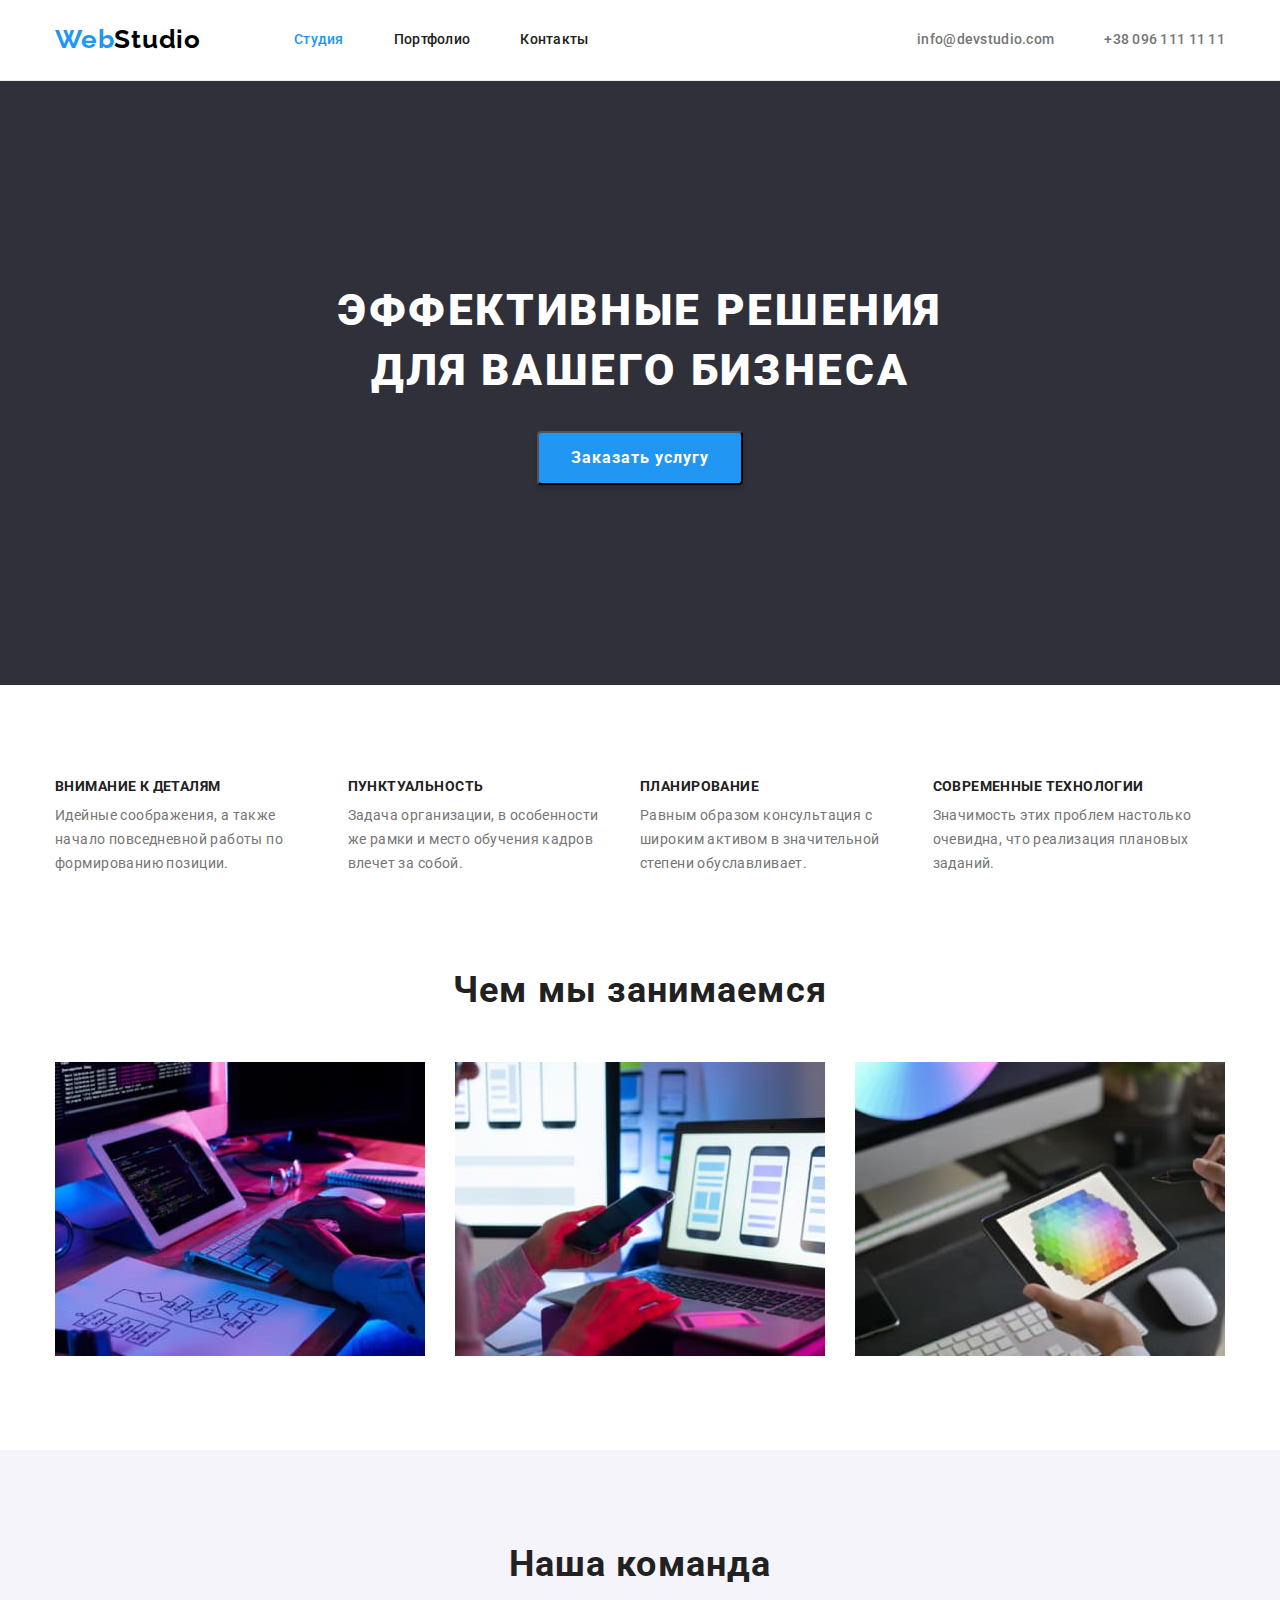
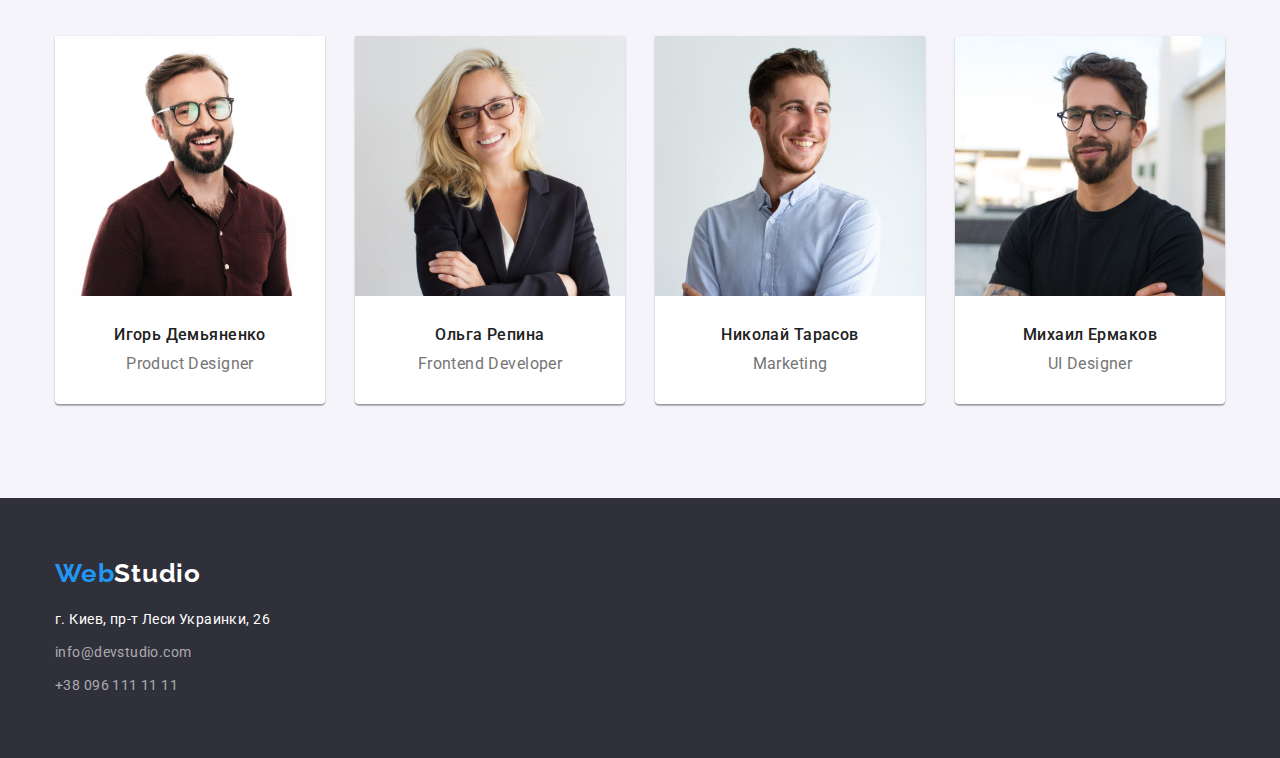
<file: index.html>
<!DOCTYPE html>
<html lang="ru">

<head>
    <meta charset="UTF-8">
    <meta http-equiv="X-UA-Compatible" content="IE=edge">
    <meta name="viewport" content="width=device-width, initial-scale=1.0">
    <link rel="preconnect" href="https://fonts.googleapis.com">
    <link rel="preconnect" href="https://fonts.gstatic.com" crossorigin>
    <link
        href="https://fonts.googleapis.com/css2?family=Raleway:wght@700&family=Roboto:wght@400;500;700;900&display=swap"
        rel="stylesheet">
    <link href="https://cdnjs.cloudflare.com/ajax/libs/modern-normalize/1.1.0/modern-normalize.min.css"
        rel="stylesheet">
    <link rel="stylesheet" href="./css/styles.css">
    <title>Document</title>
</head>

<body>
    <!--Header-->
    <header class="header">
        <div class="container first">
            <nav class="nav">
                <a href="./index.html" class="logo"><span class="web">Web</span>Studio</a>
                <ul class="site-nav list">
                    <li class="item"><a href="./index.html" class="site-nav link current">Студия</a></li>
                    <li class="item"><a href="./portfolio.html" class="site-nav link">Портфолио</a></li>
                    <li class="item"><a href="" class="site-nav link">Контакты</a></li>
                </ul>
            </nav>
            <ul class="contacts-links list">
                <li class="item"><a href="mailto:info@devstudio.com" class="contacts-list link">info@devstudio.com</a></li>
                <li class="item"><a href="tel:+380961111111" class="contacts-list link">+38 096 111 11 11</a></li>
            </ul>
        </div>

    </header>
    <main>
        <!--Hero-->
        <section class="hero">
                <h1 class="hero-header">Эффективные решения для вашего бизнеса</h1>
                <button type="button" class="order-services">Заказать услугу</button> 
        </section>
        <!--Peculiarities-->
        <section class="section">
            <div class="container">
                <h2 class="hide">Особенности</h2>
                <ul class="peculiarities list">
                    <li class="item">
                        <h3 class="subheader">Внимание к деталям</h3>
                        <p>
                            Идейные соображения, а также начало повседневной работы по формированию позиции.
                        </p>
                    </li>
                    <li class="item">
                        <h3 class="subheader">Пунктуальность</h3>
                        <p>
                            Задача организации, в особенности же рамки и место обучения кадров влечет за собой.
                        </p>
                    </li>
                    <li class="item">
                        <h3 class="subheader">Планирование</h3>
                        <p>
                            Равным образом консультация с широким активом в значительной степени обуславливает.
                        </p>
                    </li>
                    <li class="item">
                        <h3 class="subheader">Современные технологии</h3>
                        <p>
                            Значимость этих проблем настолько очевидна, что реализация плановых заданий.
                        </p>
                    </li>
                </ul>
            </div>
                
        </section>
        <!--Scope-->
        <section class="section scope">
            <div class="container">
                <h2 class="section-title">Чем мы занимаемся</h2>
                <ul class="scope list">
                    <li><img src="./images/desktop-pc.png" alt="десктопный компьютер" width="370"></li>
                    <li><img src="./images/mobile-phone.png" alt="мобильный телефон" width="370"></li>
                    <li><img src="./images/tablet.png" alt="планшет" width="370"></li>
                </ul>
            </div>
             
        </section>
        <!--Our team-->
        <section class="section team">
            <div class="container">
                <h2 class="section-title">Наша команда</h2>
                <ul class="team list">
                    <li class="team-item">
                        <img src="./images/product-designer.jpg" alt="Игорь Демьяненко Product Designer" width="270">
                        <div class="card-text">
                            <h3 class="teammates">Игорь Демьяненко</h3>
                            <p class="teammates-occupation">Product Designer</p>
                        </div>                       
                    </li>
                    <li class="team-item"> 
                        <img src="./images/frontend-developer.jpg" alt="Ольга Репина Frontend Developer" width="270">
                        <div class="card-text">
                            <h3 class="teammates">Ольга Репина</h3>
                            <p class="teammates-occupation">Frontend Developer</p>
                        </div>
                    </li>
                    <li class="team-item">
                        <img src="./images/marketing.jpg" alt="Николай Тарасов Marketing" width="270">
                        <div class="card-text">
                            <h3 class="teammates">Николай Тарасов</h3>
                            <p class="teammates-occupation">Marketing</p>
                        </div>
                    </li>
                    <li class="team-item">
                        <img src="./images/ui-designer.jpg" alt="Михаил Ермаков UI Designer" width="270">
                        <div class="card-text">
                            <h3 class="teammates">Михаил Ермаков</h3>
                            <p class="teammates-occupation">UI Designer</p>
                        </div>
                    </li>
                </ul>
            </div>
        </section>
    </main>
    <!--Footer-->
    <footer class="footer">
        <div class="container">
            <a href="./index.html" class="logo"><span class="web">Web</span>Studio</a>
            <address>
                <ul class="address list">
                    <li><a class="address link" href="https://goo.gl/maps/uApinmGLiM3RkcTs9" target="_blank"
                        rel="noreferrer noopener nofollow">г. Киев, пр-т Леси Украинки, 26</a></li>
                    <li><a class="contacts link" href="mailto:info@devstudio.com">info@devstudio.com</a></li>
                    <li><a class="contacts link" href="tel:+380961111111">+38 096 111 11 11</a></li>
                </ul>
            </address>
        </div>

    </footer>

</body>

</html>
</file>
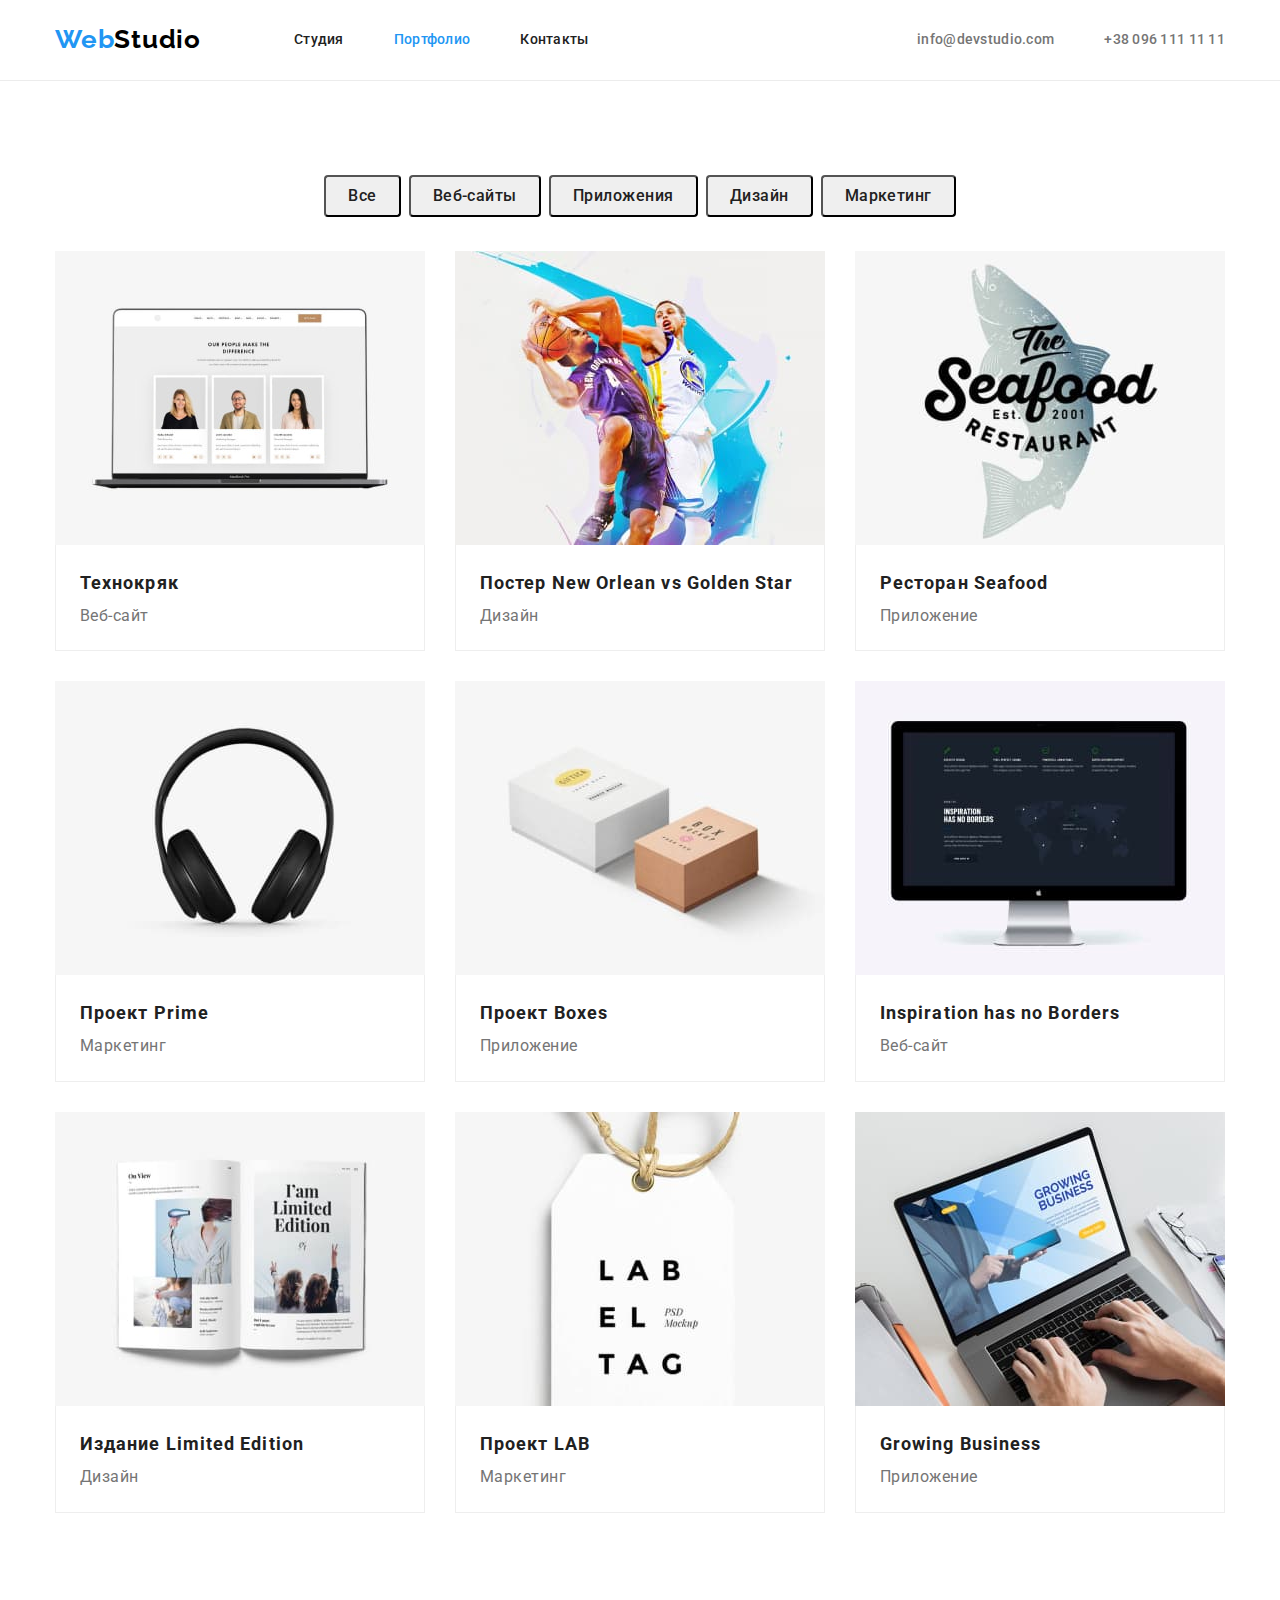
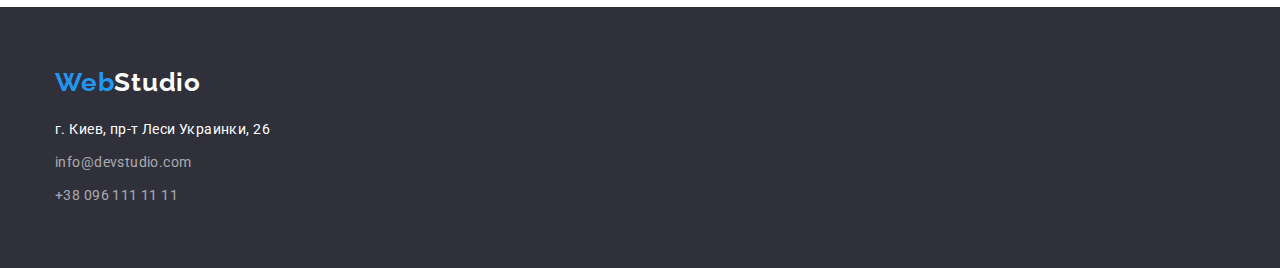
<file: portfolio.html>
<!DOCTYPE html>
<html lang="en">

<head>
    <meta charset="UTF-8">
    <meta http-equiv="X-UA-Compatible" content="IE=edge">
    <meta name="viewport" content="width=device-width, initial-scale=1.0">
    <link rel="preconnect" href="https://fonts.googleapis.com">
    <link rel="preconnect" href="https://fonts.gstatic.com" crossorigin>
    <link
        href="https://fonts.googleapis.com/css2?family=Raleway:wght@700&family=Roboto:wght@400;500;700;900&display=swap"
        rel="stylesheet">
    <link href="https://cdnjs.cloudflare.com/ajax/libs/modern-normalize/1.1.0/modern-normalize.min.css"
        rel="stylesheet">
    <link rel="stylesheet" href="./css/styles.css">
    <title>Document</title>
</head>

<body>
    <!--Header-->
    <header class="header">
        <div class="container first">
            <nav class="nav">
                <a href="./index.html" class="logo"><span class="web">Web</span>Studio</a>
                <ul class="site-nav list">
                    <li class="item"><a href="./index.html" class="site-nav link">Студия</a></li>
                    <li class="item"><a href="./portfolio.html" class="site-nav link current">Портфолио</a></li>
                    <li class="item"><a href="" class="site-nav link">Контакты</a></li>
                </ul>
            </nav>
            <ul class="contacts-links list">
                <li class="item"><a href="mailto:info@devstudio.com" class="contacts-list link">info@devstudio.com</a></li>
                <li class="item"><a href="tel:+380961111111" class="contacts-list link">+38 096 111 11 11</a></li>
            </ul>
        </div>
    
    </header>
    <!-- Main -->
    <main>
        <section class="section">
           <div class="container">
                <h1 class="hide">Портфолио</h1>
                <ul class="btn list">
                    <li><button type="button" class="filter">Все</button></li>
                    <li><button type="button" class="filter">Веб-сайты</button></li>
                    <li><button type="button" class="filter">Приложения</button></li>
                    <li><button type="button" class="filter">Дизайн</button></li>
                    <li><button type="button" class="filter">Маркетинг</button></li>
                </ul>
                <ul class="portfolio list">
                    <li class="item">
                        <article class="portfolio-art">
                            <a href="#" class="portfolio link">
                                <img src="./images/portfolio-technokryak.jpg" alt="Ноутбук на экране которого сайт" width="370">
                                <div class="portfolio-text">
                                    <h2 class="portfolio-title">Технокряк</h2>
                                    <p class="portfolio-item">Веб-сайт</p>
                                </div>
                            </a>
                        </article>
                    </li>
                    <li class="item">
                        <article class="portfolio-art">
                            <a href="#" class="portfolio link">
                                <img src="./images/portfolio-orlean-golden.jpg" alt="два баскетболиста с мячом" width="370">
                                <div class="portfolio-text">
                                    <h2 class="portfolio-title">Постер New Orlean vs Golden Star</h2>
                                    <p class="portfolio-item">Дизайн</p>
                                </div>
                            </a>
                        </article>
                    </li>
                    <li class="item">
                        <article class="portfolio-art">
                            <a href="#" class="portfolio link">
                                <img src="./images/portfolio-seafood.jpg" alt="рыба на эмблеме ресторана seafood" width="370">
                                <div class="portfolio-text">
                                    <h2 class="portfolio-title">Ресторан Seafood</h2>
                                    <p class="portfolio-item">Приложение</p>
                                </div>
                            </a>
                        </article>
                    </li>
                    <li class="item">
                        <article class="portfolio-art">
                            <a href="#" class="portfolio link">
                                <img src="./images/portfolio-prime.jpg" alt="наушники" width="370">
                                <div class="portfolio-text">
                                    <h2 class="portfolio-title">Проект Prime</h2>
                                    <p class="portfolio-item">Маркетинг</p>
                                </div>
                            </a>
                        </article>
                    </li>
                    <li class="item">
                        <article class="portfolio-art">
                            <a href="#" class="portfolio link">
                                <img src="./images/portfolio-boxes.jpg" alt="картонные коробки" width="370">
                                <div class="portfolio-text">
                                    <h2 class="portfolio-title">Проект Boxes</h2>
                                    <p class="portfolio-item">Приложение</p>
                                </div>
                            </a>
                        </article>
                    </li>
                    <li class="item">
                        <article class="portfolio-art">
                            <a href="#" class="portfolio link">
                                <img src="./images/portfolio-inspiration.jpg" alt="рабочий сайт на мониторе компьютера Mac" width="370">
                                <div class="portfolio-text">
                                    <h2 class="portfolio-title">Inspiration has no Borders</h2>
                                    <p class="portfolio-item">Веб-сайт</p>
                                </div>
                            </a>
                        </article>
                    </li>
                    <li class="item">
                        <article class="portfolio-art">
                            <a href="#" class="portfolio link">
                                <img src="./images/portfolio-limited.jpg" alt="пример дизайна на странице журнала" width="370">
                                <div class="portfolio-text">
                                    <h2 class="portfolio-title">Издание Limited Edition</h2>
                                    <p class="portfolio-item">Дизайн</p>
                                </div>
                            </a>
                        </article>
                    </li>
                    <li class="item">
                        <article class="portfolio-art">
                            <a href="#" class="portfolio link">
                                <img src="./images/portfolio-lab.jpg" alt="бирка с логотипом" width="370">
                                <div class="portfolio-text">
                                    <h2 class="portfolio-title">Проект LAB</h2>
                                    <p class="portfolio-item">Маркетинг</p>
                                </div>
                            </a>
                        </article>
                    </li>
                    <li class="item">
                        <article class="portfolio-art">
                            <a href="#" class="portfolio link">
                                <img src="./images/portfolio-growing.jpg" alt="сайт приложения на экране ноутбука" width="370">
                                <div class="portfolio-text">
                                    <h2 class="portfolio-title">Growing Business</h2>
                                    <p class="portfolio-item">Приложение</p>
                                </div>
                            </a>
                        </article>
                    </li>
                </ul>
           </div>
        </section>

    </main>
    <!-- Footer -->
    <footer class="footer">
        <div class="container">
            <a href="./index.html" class="logo"><span class="web">Web</span>Studio</a>
            <address>
                <ul class="address list">
                    <li><a class="address link" href="https://goo.gl/maps/uApinmGLiM3RkcTs9" target="_blank"
                            rel="noreferrer noopener nofollow">г. Киев, пр-т Леси Украинки, 26</a></li>
                    <li><a class="contacts link" href="mailto:info@devstudio.com">info@devstudio.com</a></li>
                    <li><a class="contacts link tel" href="tel:+380961111111">+38 096 111 11 11</a></li>
                </ul>
            </address>
        </div>

    </footer>
</body>

</html>
</file>
<file: css/styles.css>
:root {
  --primary-color: #ffffff;
  --secondary-color: #2f303a;
  --accent-color: #2196f3;
  --our-team: #f5f4fa;

  --primary-text: #757575;
  --secondary-text: #212121;

  --item-gap: 30px;
}

body {
  color: var(--primary-text);
  background-color: var(--primary-color);
  font-family: "Roboto", sans-serif;
  font-style: normal;
  font-weight: 400;
  font-size: 14px;
  line-height: 1.71;
  letter-spacing: 0.03em;
}

.logo {
  display: block;
  padding-top: 24px;
  padding-bottom: 25px;

  color: #000;
  font-family: "Raleway", sans-serif;
  text-decoration: none;
  font-weight: 700;
  font-size: 26px;
  line-height: 1.19;
  letter-spacing: 0.03em;
}

.footer .logo {
  display: inline-block;
  padding-top: 0;
  padding-bottom: 0;
  margin-bottom: 20px;
  color: #fff;
}
.web {
  color: var(--accent-color);
}

.list {
  list-style: none;
}
ul {
  margin-top: 0;
  margin-bottom: 0;
  padding-inline-start: 0;
}

/* Header */

.header {
  border-bottom: 1px solid #ececec;
}

.link {
  font-style: normal;
  font-weight: 500;
  font-size: 14px;
  line-height: 1.14;
  letter-spacing: 0.02em;
  text-decoration: none;
}

.site-nav {
  display: flex;

  color: var(--secondary-text);
}

.site-nav.list {
  margin-left: 93px;
}

.site-nav .item {
  margin-right: 50px;
}

.site-nav .item:last-child {
  margin-right: 0;
}

.site-nav.link {
  display: block;
  padding-top: 32px;
  padding-bottom: 32px;
}

.contacts-links {
  display: flex;
  margin-left: auto;
}

.contacts-links .item + .item {
  margin-left: 50px;
}

.contacts-list {
  display: block;
  color: var(--primary-text);
  padding-top: 32px;
  padding-bottom: 32px;
}

.site-nav:hover,
.contacts-list:hover,
.site-nav:focus,
.contacts-list:focus {
  color: var(--accent-color);
}

.current {
  color: var(--accent-color);
}

.container.first {
  display: flex;
  align-items: center;
}

.nav {
  display: flex;
  align-items: center;
}

.container {
  width: 1200px;
  margin: 0 auto;
  padding-left: 15px;
  padding-right: 15px;
  /* outline: 2px solid skyblue; */
}

/* Hero */
.hero {
  text-align: center;
  padding: 200px 0;
}

.hero,
.footer {
  background-color: var(--secondary-color);
}

img {
  display: block;
  max-width: 100%;
}

h1,
h2,
h3,
p {
  margin-top: 0;
  margin-bottom: 0;
}

.hero-header {
  margin-left: auto;
  margin-right: auto;
  margin-bottom: 30px;
  width: 696px;

  color: var(--primary-color);
  font-weight: 900;
  font-size: 44px;
  line-height: 1.36;
  letter-spacing: 0.06em;
  text-transform: uppercase;
}
.section {
  padding-top: 94px;
  padding-bottom: 94px;
}
.section-title {
  margin-bottom: 50px;

  color: var(--secondary-text);
  font-size: 36px;
  line-height: 1.16;
  text-align: center;
  letter-spacing: 0.03em;
}
.section.scope {
  padding-top: 0;
}

/* Portfolio */

.portfolio-title {
  color: var(--secondary-text);
  font-size: 18px;
  line-height: 2;
  letter-spacing: 0.06em;
}

.portfolio-item {
  color: var(--primary-text);
  font-weight: 400;
  font-size: 16px;
  line-height: 1.87;
  letter-spacing: 0.03em;
}
.portfolio.list {
  display: flex;
  /* justify-content: space-between; */
  flex-wrap: wrap;
  /* background-color: teal; */
  margin-top: calc(-1 * var(--item-gap));
  margin-left: calc(-1 * var(--item-gap));
}
.btn.list {
  display: flex;
  justify-content: center;
  margin-bottom: 34px;
}
.btn.list li:not(:last-child) {
  margin-right: 8px;
}
.portfolio .item {
  /* background-color: tomato; */
  /* width: 370px; */
  flex-basis: calc((100% - 90px) / 3);
  margin-top: var(--item-gap);
  margin-left: var(--item-gap);
}
.portfolio-text {
  padding: 20px 24px;
  background: var(--primary-color);
  border: 1px solid #eeeeee;
  border-top: transparent;
  box-sizing: border-box;
}

/* .portfolio .item:nth-child(3n) {
  margin-right: 0;
} */
/* .portfolio .item:nth-child(n + 7) {
  margin-bottom: 0;
} */

/* Button types */
.order-services {
  color: var(--primary-color);
  background-color: var(--accent-color);
  font-family: inherit;
  font-style: normal;
  font-weight: 700;
  font-size: 16px;
  line-height: 1.87;
  display: flex;
  align-items: center;
  text-align: center;
  letter-spacing: 0.06em;
  cursor: pointer;
  box-shadow: 0px 4px 4px rgba(0, 0, 0, 0.15);
  border-radius: 4px;
  padding: 10px 32px;
  min-width: 200px;
  margin: 0 auto;
}

.filter {
  color: var(--secondary-text);
  font-family: inherit;
  font-style: normal;
  font-weight: 500;
  font-size: 16px;
  line-height: 1.6;
  text-align: center;
  letter-spacing: 0.03em;
  cursor: pointer;
  border-radius: 4px;
  padding: 6px 22px;
}

.order-services:hover,
.order-services:focus {
  background-color: #188ce8;
}

.filter:hover,
.filter:focus {
  color: var(--primary-color);
  background-color: var(--accent-color);
  box-shadow: 0px 3px 1px rgba(0, 0, 0, 0.1), 0px 1px 2px rgba(0, 0, 0, 0.08),
    0px 2px 2px rgba(0, 0, 0, 0.12);
}

.hide {
  display: none;
}

/* Peculiarities */

.subheader {
  margin-bottom: 10px;

  color: var(--secondary-text);
  font-size: 14px;
  line-height: 1.14;
  letter-spacing: 0.03em;
  text-transform: uppercase;
}
.peculiarities.list {
  display: flex;
}

.peculiarities .item {
  /* width: 270px; */
  flex-basis: calc(100% / 4 - 30px);
}

.peculiarities .item + .item {
  margin-left: 30px;
}

/* Scope */
.scope.list {
  display: flex;
  justify-content: space-between;
}

/* Our team */
.section.team {
  padding-top: 94px;
  padding-bottom: 94px;
  margin-bottom: 0;
}
.team {
  background-color: var(--our-team);
}
.teammates {
  color: var(--secondary-text);
  font-weight: 500;
  font-size: 16px;
  line-height: 1.18;
  text-align: center;
}
.teammates-occupation {
  font-size: 16px;
  line-height: 1.18;
  text-align: center;
  margin-top: 10px;
}
.team.list {
  display: flex;
  flex-basis: calc((100% - 90px) / 4);
}
.team-item {
  margin-right: 30px;
  background: #ffffff;
  box-shadow: 0px 1px 3px rgba(0, 0, 0, 0.12), 0px 1px 1px rgba(0, 0, 0, 0.14),
    0px 2px 1px rgba(0, 0, 0, 0.2);
  border-radius: 0px 0px 4px 4px;
}
.team-item:nth-child(4n) {
  margin-right: 0;
}
/* .team-item * {
  outline: 2px solid tomato;
} */
.card-text {
  padding-top: 30px;
  padding-bottom: 30px;
}

/* address */
.address.link {
  color: var(--primary-color);
  font-weight: 400;
  font-size: 14px;
  line-height: 1.71;
  letter-spacing: 0.03em;
}

.address.list {
  display: inline-block;
}

.contacts.link {
  color: rgba(255, 255, 255, 0.6);
  font-weight: 400;
  line-height: 1.71;
  letter-spacing: 0.03em;
}

.address.list li:not(:last-child) {
  margin-bottom: 9px;
}

.address.link:hover,
.contacts.link:hover,
.address.link:focus,
.contacts.link:focus {
  color: var(--accent-color);
}
.footer {
  padding-top: 60px;
  padding-bottom: 60px;
}
</file>
